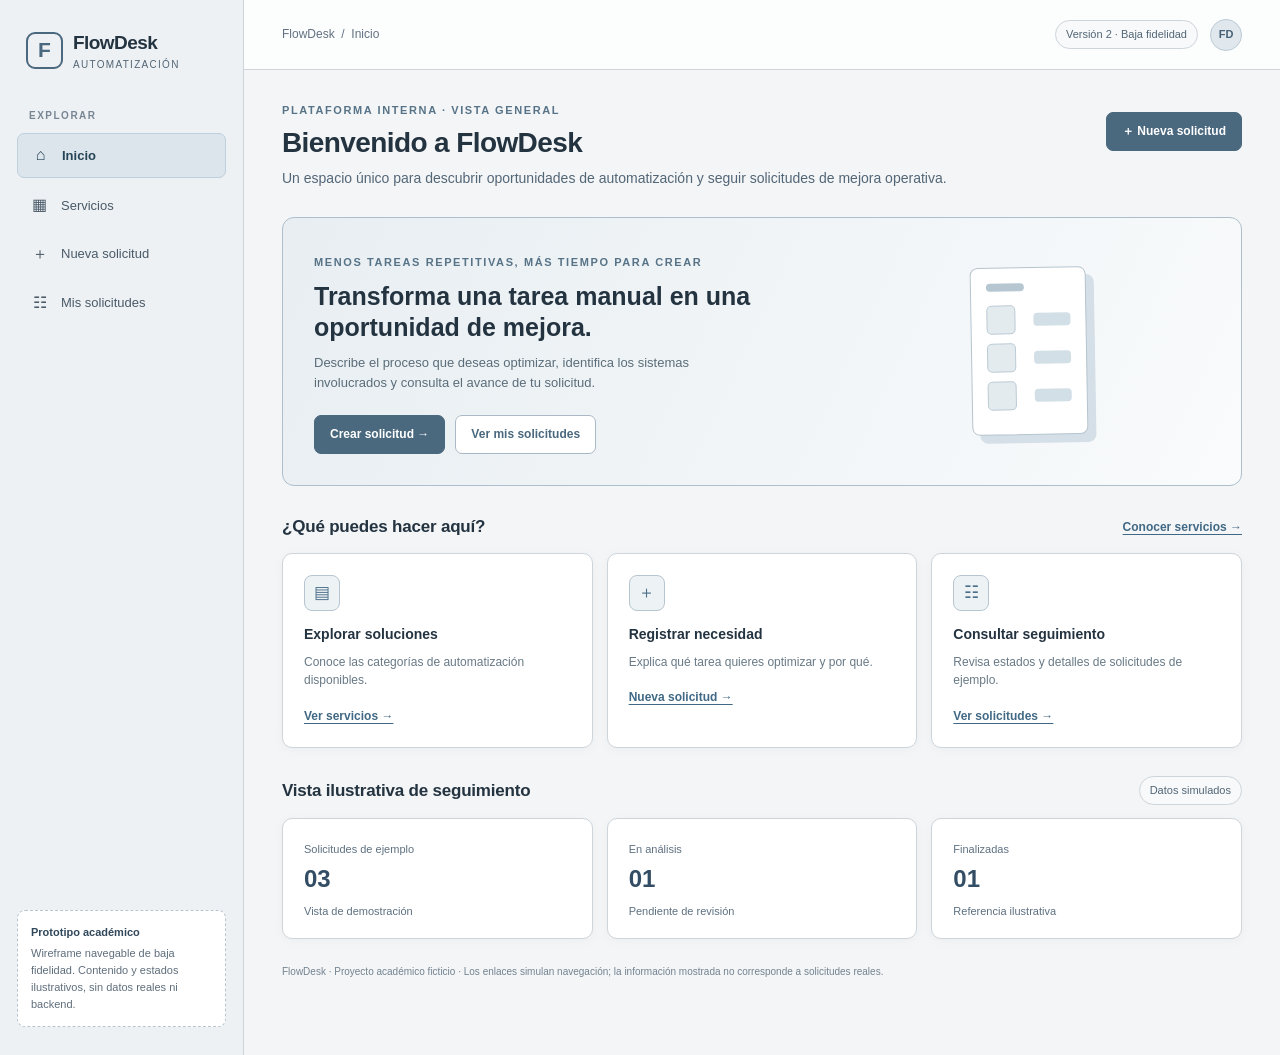
<file: index.html>
<!doctype html><html lang="es"><head><meta charset="utf-8"><meta name="viewport" content="width=device-width, initial-scale=1"><title>Inicio · FlowDesk</title><meta name="description" content="FlowDesk: prototipo académico de baja fidelidad para solicitudes de automatización."><link rel="stylesheet" href="assets/styles.css"></head><body>
<a class="skip" href="#contenido">Saltar al contenido</a><div class="shell"><aside class="side" aria-label="Barra lateral"><a class="brand" href="index.html" aria-label="FlowDesk, ir al inicio"><span class="logo" aria-hidden="true">F</span><span><strong>FlowDesk</strong><small>Automatización</small></span></a><div><p class="side-label">Explorar</p><nav class="nav" aria-label="Navegación principal"><a class="active" href="index.html" aria-current=page><span class="sym" aria-hidden="true">⌂</span>Inicio</a>
<a class="" href="servicios.html" ><span class="sym" aria-hidden="true">▦</span>Servicios</a>
<a class="" href="nueva-solicitud.html" ><span class="sym" aria-hidden="true">＋</span>Nueva solicitud</a>
<a class="" href="mis-solicitudes.html" ><span class="sym" aria-hidden="true">☷</span>Mis solicitudes</a></nav></div><div class="side-foot"><strong>Prototipo académico</strong>Wireframe navegable de baja fidelidad. Contenido y estados ilustrativos, sin datos reales ni backend.</div></aside><div class="main-wrap"><header class="top"><div class="crumb">FlowDesk &nbsp;/&nbsp; Inicio</div><div class="top-right"><span class="chip">Versión 2 · Baja fidelidad</span><span class="avatar" aria-label="Usuario de ejemplo">FD</span></div></header><main class="content" id="contenido"><div class="headline"><div><div class="eyebrow">Plataforma interna · Vista general</div><h1 class="title">Bienvenido a FlowDesk</h1><p class="lede">Un espacio único para descubrir oportunidades de automatización y seguir solicitudes de mejora operativa.</p></div><div class="head-right"><a class="button " href="nueva-solicitud.html">＋ Nueva solicitud</a></div></div>
<section class="hero"><div><span class="eyebrow">Menos tareas repetitivas, más tiempo para crear</span><h2>Transforma una tarea manual en una oportunidad de mejora.</h2><p>Describe el proceso que deseas optimizar, identifica los sistemas involucrados y consulta el avance de tu solicitud.</p><div class="actions"><a class="button " href="nueva-solicitud.html">Crear solicitud →</a><a class="button light " href="mis-solicitudes.html">Ver mis solicitudes</a></div></div><div class="hero-figure" aria-hidden="true"><div class="fake-title"></div><div class="fake-row"><div class="fake-square"></div><div class="fake-line"></div><div class="fake-pill"></div></div><div class="fake-row"><div class="fake-square"></div><div class="fake-line"></div><div class="fake-pill"></div></div><div class="fake-row"><div class="fake-square"></div><div class="fake-line short"></div><div class="fake-pill"></div></div></div></section>
<div class="section"><h2>¿Qué puedes hacer aquí?</h2><a href="servicios.html">Conocer servicios →</a></div><section class="cards3" aria-label="Acciones principales"><article class="panel card"><span class="tile-icon" aria-hidden="true">▤</span><h3>Explorar soluciones</h3><p>Conoce las categorías de automatización disponibles.</p><a class="link" href="servicios.html">Ver servicios →</a></article><article class="panel card"><span class="tile-icon" aria-hidden="true">＋</span><h3>Registrar necesidad</h3><p>Explica qué tarea quieres optimizar y por qué.</p><a class="link" href="nueva-solicitud.html">Nueva solicitud →</a></article><article class="panel card"><span class="tile-icon" aria-hidden="true">☷</span><h3>Consultar seguimiento</h3><p>Revisa estados y detalles de solicitudes de ejemplo.</p><a class="link" href="mis-solicitudes.html">Ver solicitudes →</a></article></section>
<div class="section"><h2>Vista ilustrativa de seguimiento</h2><span class="chip">Datos simulados</span></div><section class="stats" aria-label="Indicadores de ejemplo"><div class="panel stat"><span>Solicitudes de ejemplo</span><strong>03</strong><span>Vista de demostración</span></div><div class="panel stat"><span>En análisis</span><strong>01</strong><span>Pendiente de revisión</span></div><div class="panel stat"><span>Finalizadas</span><strong>01</strong><span>Referencia ilustrativa</span></div></section><p class="footer-note">FlowDesk · Proyecto académico ficticio · Los enlaces simulan navegación; la información mostrada no corresponde a solicitudes reales.</p></main></div></div></body></html>
</file>
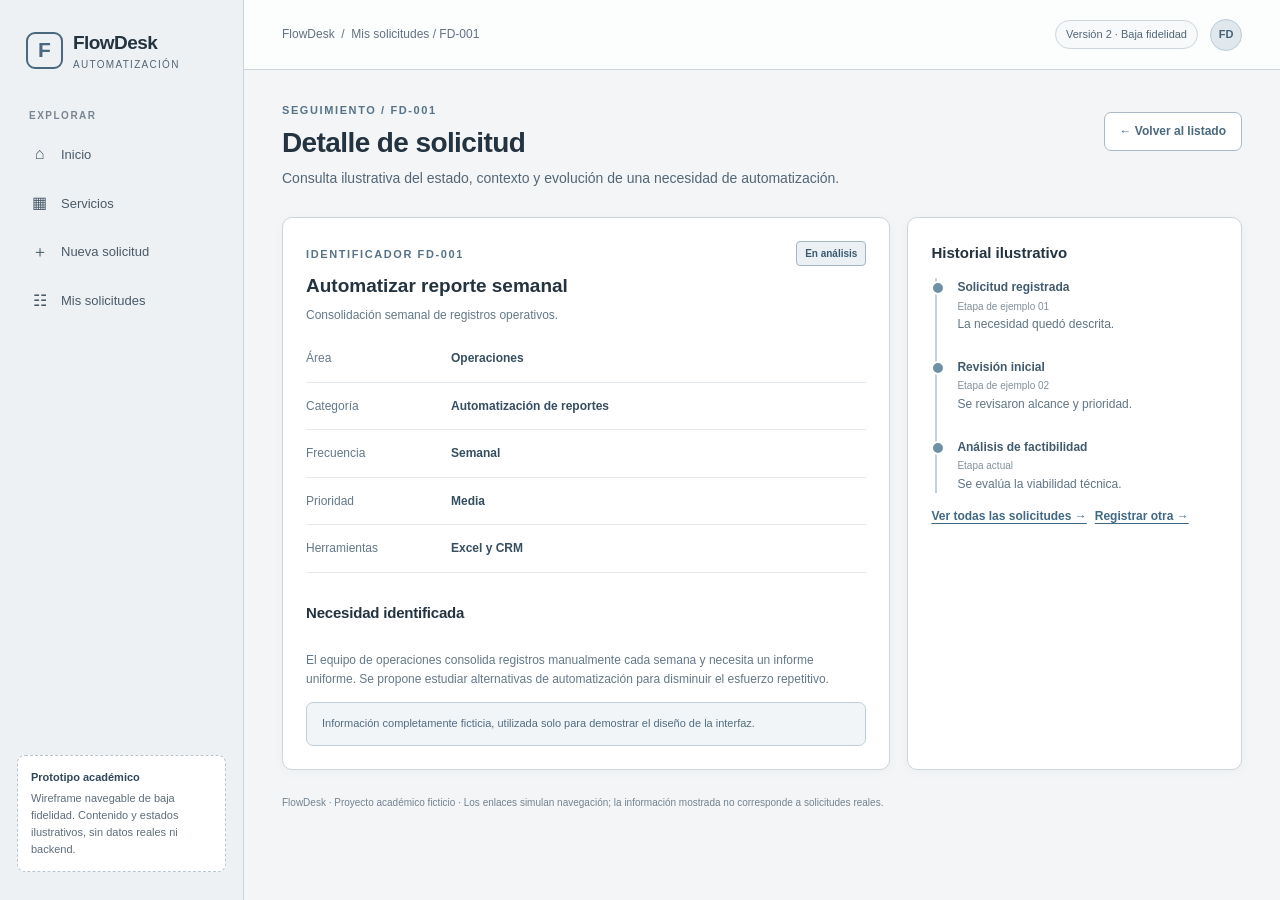
<file: detalle-solicitud.html>
<!doctype html><html lang="es"><head><meta charset="utf-8"><meta name="viewport" content="width=device-width, initial-scale=1"><title>Detalle de solicitud · FlowDesk</title><meta name="description" content="FlowDesk: prototipo académico de baja fidelidad para solicitudes de automatización."><link rel="stylesheet" href="assets/styles.css"></head><body>
<a class="skip" href="#contenido">Saltar al contenido</a><div class="shell"><aside class="side" aria-label="Barra lateral"><a class="brand" href="index.html" aria-label="FlowDesk, ir al inicio"><span class="logo" aria-hidden="true">F</span><span><strong>FlowDesk</strong><small>Automatización</small></span></a><div><p class="side-label">Explorar</p><nav class="nav" aria-label="Navegación principal"><a class="" href="index.html" ><span class="sym" aria-hidden="true">⌂</span>Inicio</a>
<a class="" href="servicios.html" ><span class="sym" aria-hidden="true">▦</span>Servicios</a>
<a class="" href="nueva-solicitud.html" ><span class="sym" aria-hidden="true">＋</span>Nueva solicitud</a>
<a class="" href="mis-solicitudes.html" ><span class="sym" aria-hidden="true">☷</span>Mis solicitudes</a></nav></div><div class="side-foot"><strong>Prototipo académico</strong>Wireframe navegable de baja fidelidad. Contenido y estados ilustrativos, sin datos reales ni backend.</div></aside><div class="main-wrap"><header class="top"><div class="crumb">FlowDesk &nbsp;/&nbsp; Mis solicitudes / FD-001</div><div class="top-right"><span class="chip">Versión 2 · Baja fidelidad</span><span class="avatar" aria-label="Usuario de ejemplo">FD</span></div></header><main class="content" id="contenido"><div class="headline"><div><div class="eyebrow">Seguimiento / FD-001</div><h1 class="title">Detalle de solicitud</h1><p class="lede">Consulta ilustrativa del estado, contexto y evolución de una necesidad de automatización.</p></div><div class="head-right"><a class="button light " href="mis-solicitudes.html">← Volver al listado</a></div></div><div class="layout2"><section class="panel block"><div style="display:flex;align-items:start;justify-content:space-between;gap:15px"><div><span class="eyebrow">Identificador FD-001</span><h2 style="font-size:19px;margin:7px 0 6px">Automatizar reporte semanal</h2><p>Consolidación semanal de registros operativos.</p></div><span class="status">En análisis</span></div><dl class="summary-list"><dt>Área</dt><dd>Operaciones</dd><dt>Categoría</dt><dd>Automatización de reportes</dd><dt>Frecuencia</dt><dd>Semanal</dd><dt>Prioridad</dt><dd>Media</dd><dt>Herramientas</dt><dd>Excel y CRM</dd></dl><div class="section"><h2>Necesidad identificada</h2></div><p>El equipo de operaciones consolida registros manualmente cada semana y necesita un informe uniforme. Se propone estudiar alternativas de automatización para disminuir el esfuerzo repetitivo.</p><div class="notice">Información completamente ficticia, utilizada solo para demostrar el diseño de la interfaz.</div></section><aside class="panel block"><h2>Historial ilustrativo</h2><ol class="timeline"><li><b>Solicitud registrada</b><small>Etapa de ejemplo 01</small><div>La necesidad quedó descrita.</div></li><li><b>Revisión inicial</b><small>Etapa de ejemplo 02</small><div>Se revisaron alcance y prioridad.</div></li><li><b>Análisis de factibilidad</b><small>Etapa actual</small><div>Se evalúa la viabilidad técnica.</div></li></ol><div class="route-links"><a class="link" href="mis-solicitudes.html">Ver todas las solicitudes →</a><a class="link" href="nueva-solicitud.html">Registrar otra →</a></div></aside></div><p class="footer-note">FlowDesk · Proyecto académico ficticio · Los enlaces simulan navegación; la información mostrada no corresponde a solicitudes reales.</p></main></div></div></body></html>
</file>
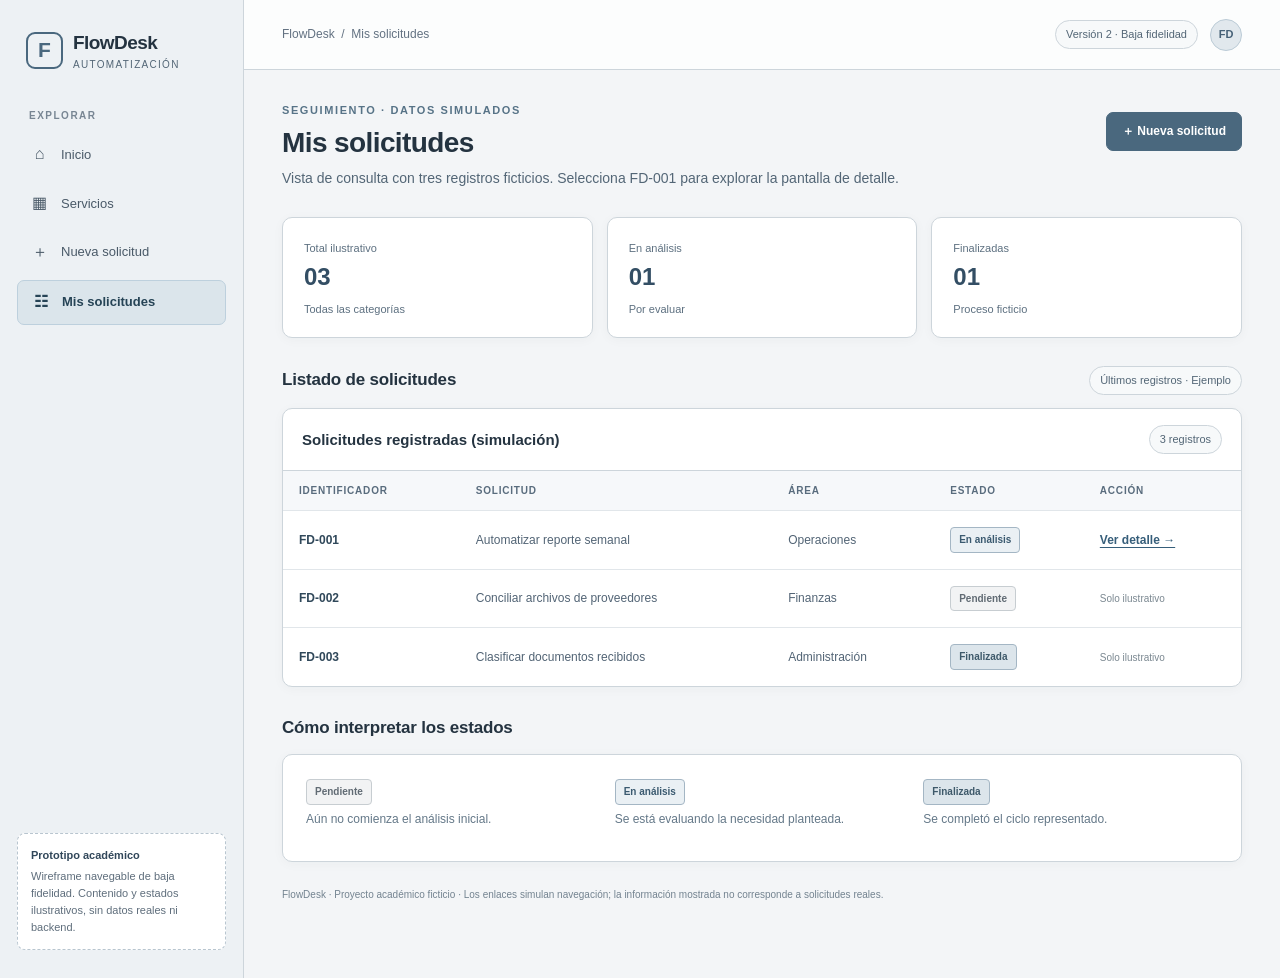
<file: mis-solicitudes.html>
<!doctype html><html lang="es"><head><meta charset="utf-8"><meta name="viewport" content="width=device-width, initial-scale=1"><title>Mis solicitudes · FlowDesk</title><meta name="description" content="FlowDesk: prototipo académico de baja fidelidad para solicitudes de automatización."><link rel="stylesheet" href="assets/styles.css"></head><body>
<a class="skip" href="#contenido">Saltar al contenido</a><div class="shell"><aside class="side" aria-label="Barra lateral"><a class="brand" href="index.html" aria-label="FlowDesk, ir al inicio"><span class="logo" aria-hidden="true">F</span><span><strong>FlowDesk</strong><small>Automatización</small></span></a><div><p class="side-label">Explorar</p><nav class="nav" aria-label="Navegación principal"><a class="" href="index.html" ><span class="sym" aria-hidden="true">⌂</span>Inicio</a>
<a class="" href="servicios.html" ><span class="sym" aria-hidden="true">▦</span>Servicios</a>
<a class="" href="nueva-solicitud.html" ><span class="sym" aria-hidden="true">＋</span>Nueva solicitud</a>
<a class="active" href="mis-solicitudes.html" aria-current=page><span class="sym" aria-hidden="true">☷</span>Mis solicitudes</a></nav></div><div class="side-foot"><strong>Prototipo académico</strong>Wireframe navegable de baja fidelidad. Contenido y estados ilustrativos, sin datos reales ni backend.</div></aside><div class="main-wrap"><header class="top"><div class="crumb">FlowDesk &nbsp;/&nbsp; Mis solicitudes</div><div class="top-right"><span class="chip">Versión 2 · Baja fidelidad</span><span class="avatar" aria-label="Usuario de ejemplo">FD</span></div></header><main class="content" id="contenido"><div class="headline"><div><div class="eyebrow">Seguimiento · Datos simulados</div><h1 class="title">Mis solicitudes</h1><p class="lede">Vista de consulta con tres registros ficticios. Selecciona FD-001 para explorar la pantalla de detalle.</p></div><div class="head-right"><a class="button " href="nueva-solicitud.html">＋ Nueva solicitud</a></div></div><section class="stats" aria-label="Indicadores de ejemplo"><div class="panel stat"><span>Total ilustrativo</span><strong>03</strong><span>Todas las categorías</span></div><div class="panel stat"><span>En análisis</span><strong>01</strong><span>Por evaluar</span></div><div class="panel stat"><span>Finalizadas</span><strong>01</strong><span>Proceso ficticio</span></div></section><div class="section"><h2>Listado de solicitudes</h2><span class="chip">Últimos registros · Ejemplo</span></div><section class="panel table-panel"><div class="table-head"><h2>Solicitudes registradas (simulación)</h2><span class="chip">3 registros</span></div><table class="table"><thead><tr><th>Identificador</th><th>Solicitud</th><th>Área</th><th>Estado</th><th>Acción</th></tr></thead><tbody><tr><td><strong>FD-001</strong></td><td>Automatizar reporte semanal</td><td>Operaciones</td><td><span class="status">En análisis</span></td><td><a href="detalle-solicitud.html">Ver detalle →</a></td></tr><tr><td><strong>FD-002</strong></td><td>Conciliar archivos de proveedores</td><td>Finanzas</td><td><span class="status gray">Pendiente</span></td><td><span class="help">Solo ilustrativo</span></td></tr><tr><td><strong>FD-003</strong></td><td>Clasificar documentos recibidos</td><td>Administración</td><td><span class="status dark">Finalizada</span></td><td><span class="help">Solo ilustrativo</span></td></tr></tbody></table></section><div class="section"><h2>Cómo interpretar los estados</h2></div><div class="panel block"><div class="cards3"><div><span class="status gray">Pendiente</span><p>Aún no comienza el análisis inicial.</p></div><div><span class="status">En análisis</span><p>Se está evaluando la necesidad planteada.</p></div><div><span class="status dark">Finalizada</span><p>Se completó el ciclo representado.</p></div></div></div><p class="footer-note">FlowDesk · Proyecto académico ficticio · Los enlaces simulan navegación; la información mostrada no corresponde a solicitudes reales.</p></main></div></div></body></html>
</file>
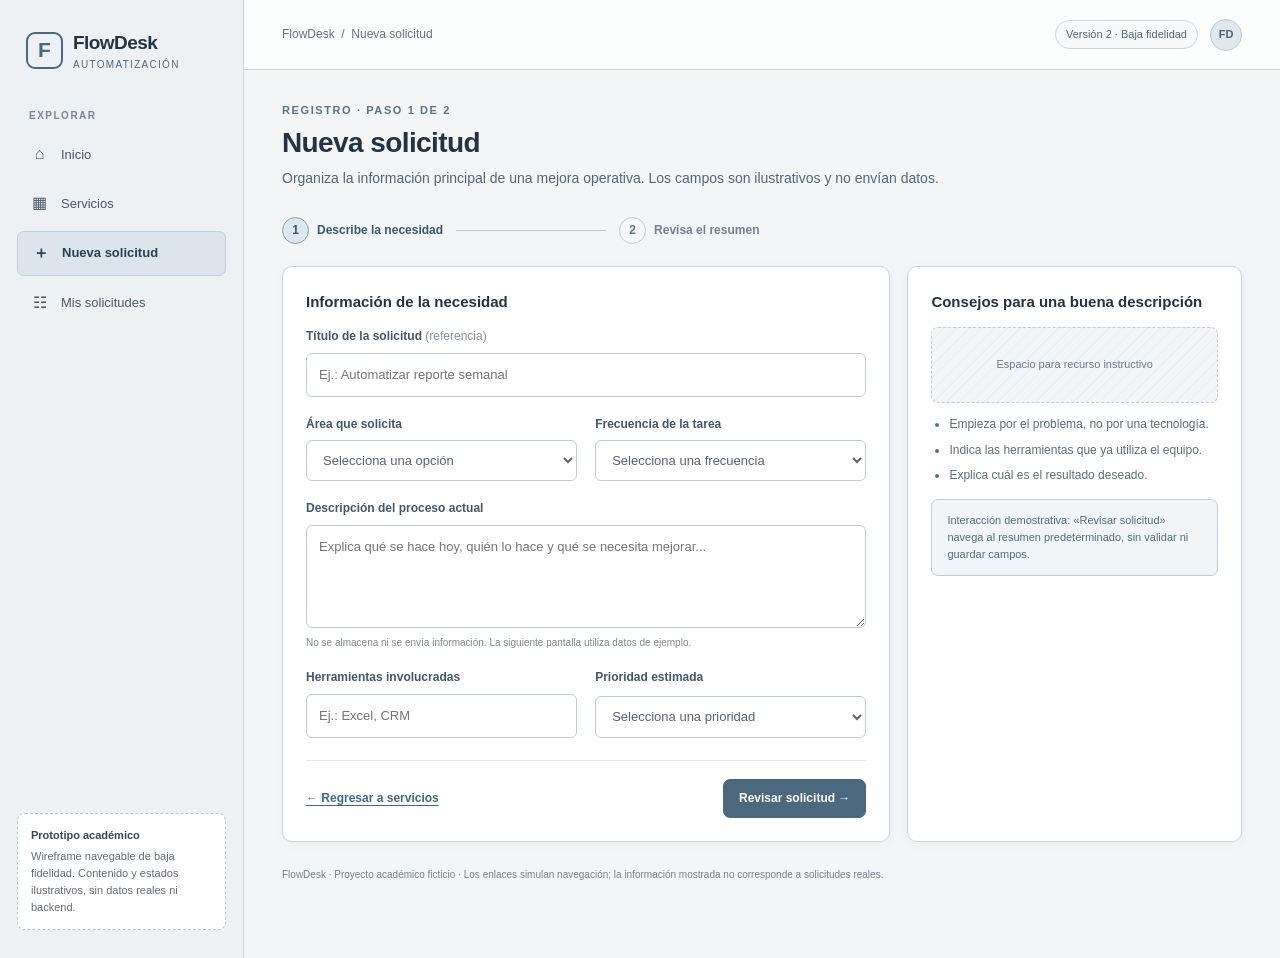
<file: nueva-solicitud.html>
<!doctype html><html lang="es"><head><meta charset="utf-8"><meta name="viewport" content="width=device-width, initial-scale=1"><title>Nueva solicitud · FlowDesk</title><meta name="description" content="FlowDesk: prototipo académico de baja fidelidad para solicitudes de automatización."><link rel="stylesheet" href="assets/styles.css"></head><body>
<a class="skip" href="#contenido">Saltar al contenido</a><div class="shell"><aside class="side" aria-label="Barra lateral"><a class="brand" href="index.html" aria-label="FlowDesk, ir al inicio"><span class="logo" aria-hidden="true">F</span><span><strong>FlowDesk</strong><small>Automatización</small></span></a><div><p class="side-label">Explorar</p><nav class="nav" aria-label="Navegación principal"><a class="" href="index.html" ><span class="sym" aria-hidden="true">⌂</span>Inicio</a>
<a class="" href="servicios.html" ><span class="sym" aria-hidden="true">▦</span>Servicios</a>
<a class="active" href="nueva-solicitud.html" aria-current=page><span class="sym" aria-hidden="true">＋</span>Nueva solicitud</a>
<a class="" href="mis-solicitudes.html" ><span class="sym" aria-hidden="true">☷</span>Mis solicitudes</a></nav></div><div class="side-foot"><strong>Prototipo académico</strong>Wireframe navegable de baja fidelidad. Contenido y estados ilustrativos, sin datos reales ni backend.</div></aside><div class="main-wrap"><header class="top"><div class="crumb">FlowDesk &nbsp;/&nbsp; Nueva solicitud</div><div class="top-right"><span class="chip">Versión 2 · Baja fidelidad</span><span class="avatar" aria-label="Usuario de ejemplo">FD</span></div></header><main class="content" id="contenido"><div class="headline"><div><div class="eyebrow">Registro · Paso 1 de 2</div><h1 class="title">Nueva solicitud</h1><p class="lede">Organiza la información principal de una mejora operativa. Los campos son ilustrativos y no envían datos.</p></div></div><div class="stepper" aria-label="Etapas de registro"><span class="step active"><b>1</b> Describe la necesidad</span><span class="connector"></span><span class="step"><b>2</b> Revisa el resumen</span></div><div class="layout2"><section class="panel block"><h2>Información de la necesidad</h2><div class="form-grid"><div class="field full"><label for="asunto">Título de la solicitud <em>(referencia)</em></label><input id="asunto" placeholder="Ej.: Automatizar reporte semanal"></div><div class="field"><label for="area">Área que solicita</label><select id="area"><option>Selecciona una opción</option><option>Operaciones</option><option>Finanzas</option><option>Servicio al cliente</option></select></div><div class="field"><label for="frecuencia">Frecuencia de la tarea</label><select id="frecuencia"><option>Selecciona una frecuencia</option><option>Diaria</option><option>Semanal</option><option>Mensual</option></select></div><div class="field full"><label for="descripcion">Descripción del proceso actual</label><textarea id="descripcion" placeholder="Explica qué se hace hoy, quién lo hace y qué se necesita mejorar..."></textarea><span class="help">No se almacena ni se envía información. La siguiente pantalla utiliza datos de ejemplo.</span></div><div class="field"><label for="sistemas">Herramientas involucradas</label><input id="sistemas" placeholder="Ej.: Excel, CRM"></div><div class="field"><label for="prioridad">Prioridad estimada</label><select id="prioridad"><option>Selecciona una prioridad</option><option>Baja</option><option>Media</option><option>Alta</option></select></div></div><div class="foot-actions"><a class="link" href="servicios.html">← Regresar a servicios</a><a class="button " href="resumen.html">Revisar solicitud →</a></div></section><aside class="panel block"><h2>Consejos para una buena descripción</h2><div class="empty-art">Espacio para recurso instructivo</div><ul class="bullets"><li>Empieza por el problema, no por una tecnología.</li><li>Indica las herramientas que ya utiliza el equipo.</li><li>Explica cuál es el resultado deseado.</li></ul><div class="notice">Interacción demostrativa: «Revisar solicitud» navega al resumen predeterminado, sin validar ni guardar campos.</div></aside></div><p class="footer-note">FlowDesk · Proyecto académico ficticio · Los enlaces simulan navegación; la información mostrada no corresponde a solicitudes reales.</p></main></div></div></body></html>
</file>
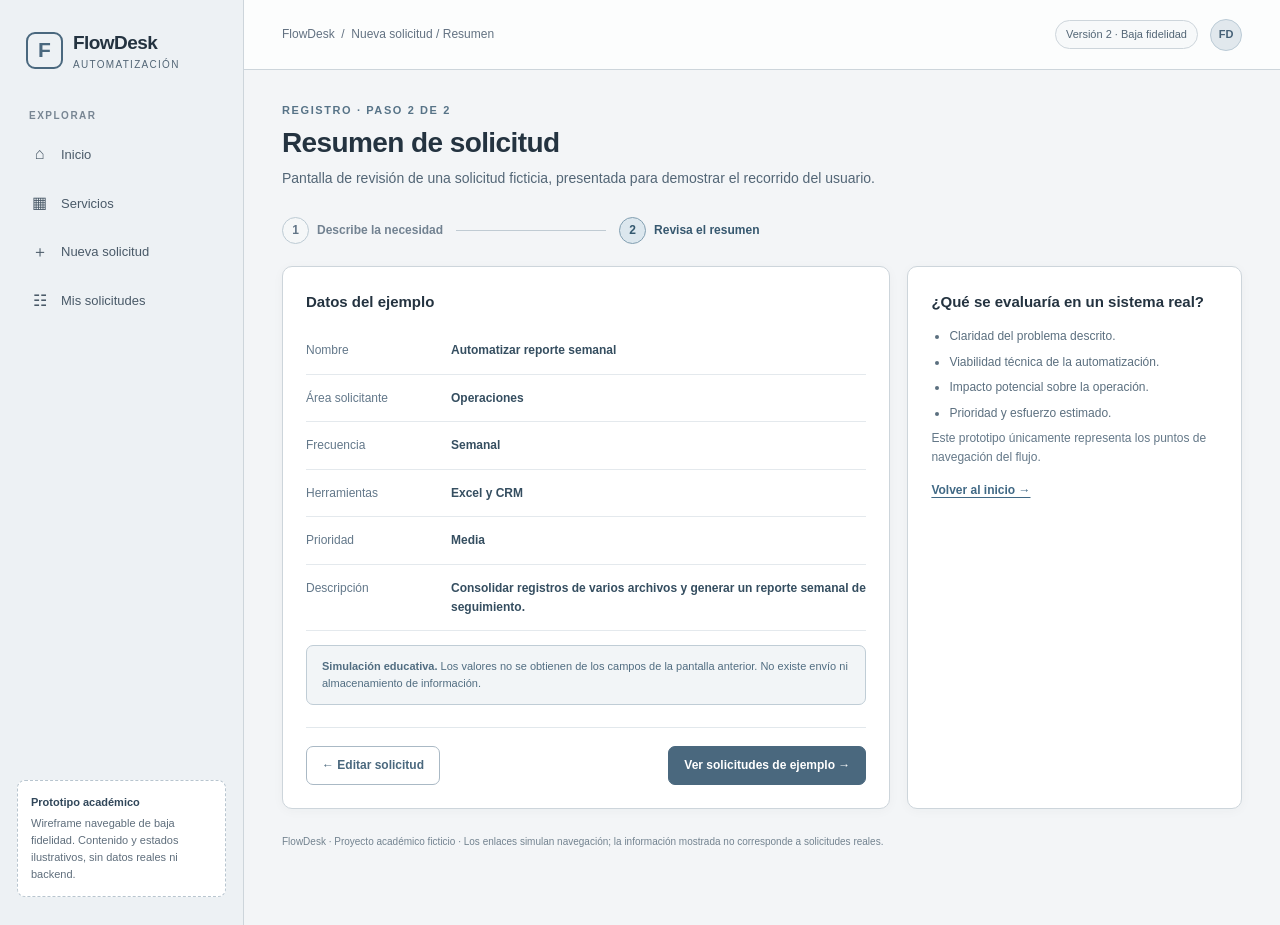
<file: resumen.html>
<!doctype html><html lang="es"><head><meta charset="utf-8"><meta name="viewport" content="width=device-width, initial-scale=1"><title>Resumen · FlowDesk</title><meta name="description" content="FlowDesk: prototipo académico de baja fidelidad para solicitudes de automatización."><link rel="stylesheet" href="assets/styles.css"></head><body>
<a class="skip" href="#contenido">Saltar al contenido</a><div class="shell"><aside class="side" aria-label="Barra lateral"><a class="brand" href="index.html" aria-label="FlowDesk, ir al inicio"><span class="logo" aria-hidden="true">F</span><span><strong>FlowDesk</strong><small>Automatización</small></span></a><div><p class="side-label">Explorar</p><nav class="nav" aria-label="Navegación principal"><a class="" href="index.html" ><span class="sym" aria-hidden="true">⌂</span>Inicio</a>
<a class="" href="servicios.html" ><span class="sym" aria-hidden="true">▦</span>Servicios</a>
<a class="" href="nueva-solicitud.html" ><span class="sym" aria-hidden="true">＋</span>Nueva solicitud</a>
<a class="" href="mis-solicitudes.html" ><span class="sym" aria-hidden="true">☷</span>Mis solicitudes</a></nav></div><div class="side-foot"><strong>Prototipo académico</strong>Wireframe navegable de baja fidelidad. Contenido y estados ilustrativos, sin datos reales ni backend.</div></aside><div class="main-wrap"><header class="top"><div class="crumb">FlowDesk &nbsp;/&nbsp; Nueva solicitud / Resumen</div><div class="top-right"><span class="chip">Versión 2 · Baja fidelidad</span><span class="avatar" aria-label="Usuario de ejemplo">FD</span></div></header><main class="content" id="contenido"><div class="headline"><div><div class="eyebrow">Registro · Paso 2 de 2</div><h1 class="title">Resumen de solicitud</h1><p class="lede">Pantalla de revisión de una solicitud ficticia, presentada para demostrar el recorrido del usuario.</p></div></div><div class="stepper"><span class="step"><b>1</b> Describe la necesidad</span><span class="connector"></span><span class="step active"><b>2</b> Revisa el resumen</span></div><div class="layout2"><section class="panel block"><h2>Datos del ejemplo</h2><dl class="summary-list"><dt>Nombre</dt><dd>Automatizar reporte semanal</dd><dt>Área solicitante</dt><dd>Operaciones</dd><dt>Frecuencia</dt><dd>Semanal</dd><dt>Herramientas</dt><dd>Excel y CRM</dd><dt>Prioridad</dt><dd>Media</dd><dt>Descripción</dt><dd>Consolidar registros de varios archivos y generar un reporte semanal de seguimiento.</dd></dl><div class="notice"><strong>Simulación educativa.</strong> Los valores no se obtienen de los campos de la pantalla anterior. No existe envío ni almacenamiento de información.</div><div class="foot-actions"><a class="button light " href="nueva-solicitud.html">← Editar solicitud</a><a class="button " href="mis-solicitudes.html">Ver solicitudes de ejemplo →</a></div></section><aside class="panel block"><h2>¿Qué se evaluaría en un sistema real?</h2><ul class="bullets"><li>Claridad del problema descrito.</li><li>Viabilidad técnica de la automatización.</li><li>Impacto potencial sobre la operación.</li><li>Prioridad y esfuerzo estimado.</li></ul><p>Este prototipo únicamente representa los puntos de navegación del flujo.</p><a class="link" href="index.html">Volver al inicio →</a></aside></div><p class="footer-note">FlowDesk · Proyecto académico ficticio · Los enlaces simulan navegación; la información mostrada no corresponde a solicitudes reales.</p></main></div></div></body></html>
</file>
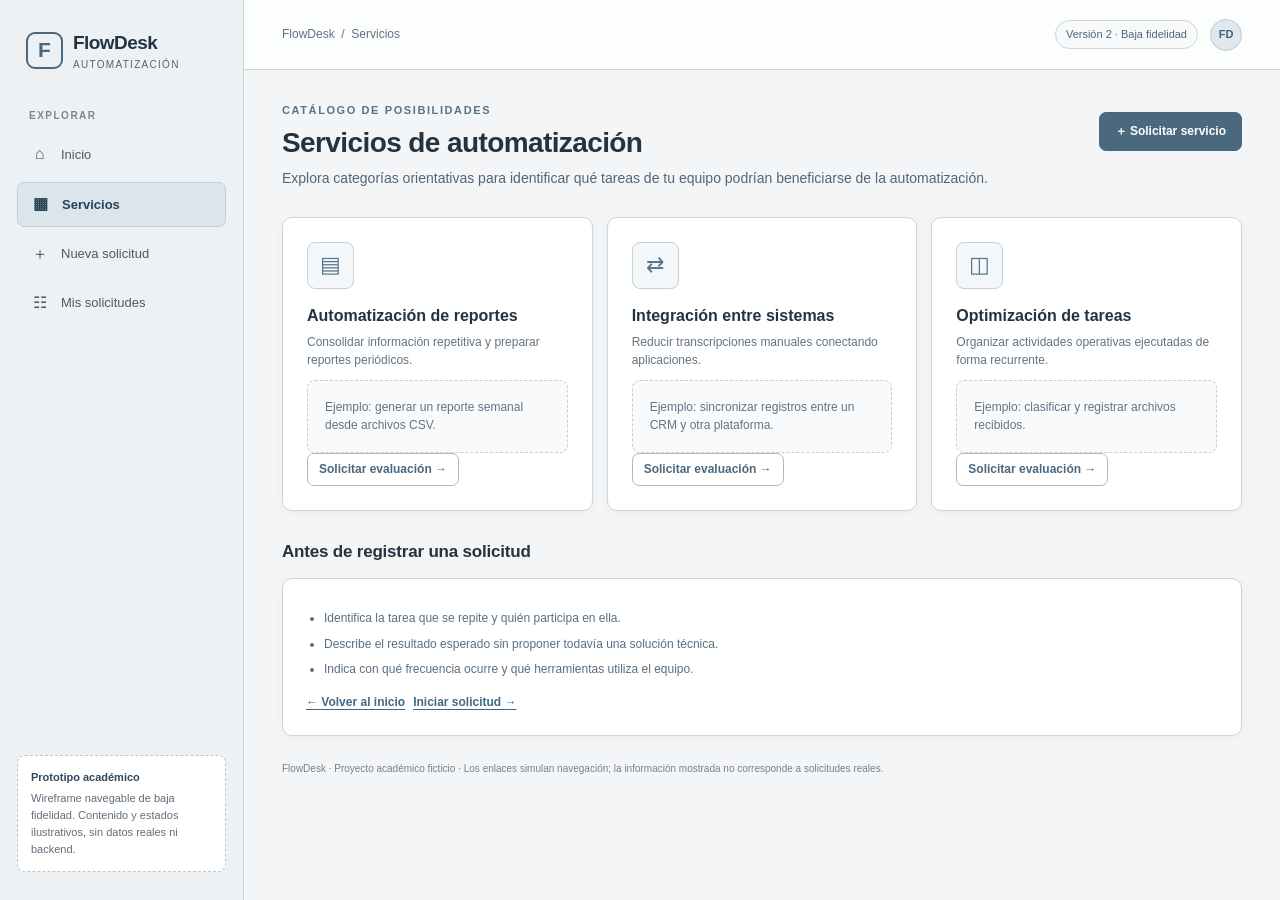
<file: servicios.html>
<!doctype html><html lang="es"><head><meta charset="utf-8"><meta name="viewport" content="width=device-width, initial-scale=1"><title>Servicios · FlowDesk</title><meta name="description" content="FlowDesk: prototipo académico de baja fidelidad para solicitudes de automatización."><link rel="stylesheet" href="assets/styles.css"></head><body>
<a class="skip" href="#contenido">Saltar al contenido</a><div class="shell"><aside class="side" aria-label="Barra lateral"><a class="brand" href="index.html" aria-label="FlowDesk, ir al inicio"><span class="logo" aria-hidden="true">F</span><span><strong>FlowDesk</strong><small>Automatización</small></span></a><div><p class="side-label">Explorar</p><nav class="nav" aria-label="Navegación principal"><a class="" href="index.html" ><span class="sym" aria-hidden="true">⌂</span>Inicio</a>
<a class="active" href="servicios.html" aria-current=page><span class="sym" aria-hidden="true">▦</span>Servicios</a>
<a class="" href="nueva-solicitud.html" ><span class="sym" aria-hidden="true">＋</span>Nueva solicitud</a>
<a class="" href="mis-solicitudes.html" ><span class="sym" aria-hidden="true">☷</span>Mis solicitudes</a></nav></div><div class="side-foot"><strong>Prototipo académico</strong>Wireframe navegable de baja fidelidad. Contenido y estados ilustrativos, sin datos reales ni backend.</div></aside><div class="main-wrap"><header class="top"><div class="crumb">FlowDesk &nbsp;/&nbsp; Servicios</div><div class="top-right"><span class="chip">Versión 2 · Baja fidelidad</span><span class="avatar" aria-label="Usuario de ejemplo">FD</span></div></header><main class="content" id="contenido"><div class="headline"><div><div class="eyebrow">Catálogo de posibilidades</div><h1 class="title">Servicios de automatización</h1><p class="lede">Explora categorías orientativas para identificar qué tareas de tu equipo podrían beneficiarse de la automatización.</p></div><div class="head-right"><a class="button " href="nueva-solicitud.html">＋ Solicitar servicio</a></div></div><section class="cards3" aria-label="Categorías de servicios"><article class="panel service-card"><div class="service-icon" aria-hidden="true">▤</div><h3>Automatización de reportes</h3><p>Consolidar información repetitiva y preparar reportes periódicos.</p><div class="muted-box">Ejemplo: generar un reporte semanal desde archivos CSV.</div><a class="button light small" href="nueva-solicitud.html">Solicitar evaluación →</a></article><article class="panel service-card"><div class="service-icon" aria-hidden="true">⇄</div><h3>Integración entre sistemas</h3><p>Reducir transcripciones manuales conectando aplicaciones.</p><div class="muted-box">Ejemplo: sincronizar registros entre un CRM y otra plataforma.</div><a class="button light small" href="nueva-solicitud.html">Solicitar evaluación →</a></article><article class="panel service-card"><div class="service-icon" aria-hidden="true">◫</div><h3>Optimización de tareas</h3><p>Organizar actividades operativas ejecutadas de forma recurrente.</p><div class="muted-box">Ejemplo: clasificar y registrar archivos recibidos.</div><a class="button light small" href="nueva-solicitud.html">Solicitar evaluación →</a></article></section><div class="section"><h2>Antes de registrar una solicitud</h2></div><section class="panel block"><ul class="bullets"><li>Identifica la tarea que se repite y quién participa en ella.</li><li>Describe el resultado esperado sin proponer todavía una solución técnica.</li><li>Indica con qué frecuencia ocurre y qué herramientas utiliza el equipo.</li></ul><div class="route-links"><a class="link" href="index.html">← Volver al inicio</a><a class="link" href="nueva-solicitud.html">Iniciar solicitud →</a></div></section><p class="footer-note">FlowDesk · Proyecto académico ficticio · Los enlaces simulan navegación; la información mostrada no corresponde a solicitudes reales.</p></main></div></div></body></html>
</file>
<file: assets/styles.css>
/* FlowDesk - Prototipo académico de baja fidelidad, versión 2.0 */
:root { --bg:#f3f5f7; --paper:#fff; --ink:#243340; --sub:#536676; --muted:#6a7986; --line:#cdd5db; --accent:#4a687e; --accent-soft:#e8eef2; --soft:#f7f9fa; --radius:10px; --shadow:0 2px 12px rgba(30,44,58,.035);}
*{box-sizing:border-box}html{scroll-behavior:smooth}body{margin:0;background:var(--bg);color:var(--ink);font:15px/1.55 Arial,Helvetica,sans-serif}a{color:inherit;text-decoration:none}button,input,select,textarea{font:inherit}a:focus-visible,button:focus-visible,input:focus-visible,select:focus-visible,textarea:focus-visible{outline:3px solid #2d7092;outline-offset:3px}.skip{position:absolute;left:-999px;top:0;background:#fff;padding:8px 14px;z-index:50}.skip:focus{left:8px}
.shell{display:grid;grid-template-columns:244px minmax(0,1fr);min-height:100vh}.side{background:#edf1f4;border-right:1px solid var(--line);padding:28px 17px;display:flex;flex-direction:column;gap:35px}.brand{display:flex;align-items:center;gap:10px;padding:0 9px}.logo{width:37px;height:37px;border:2px solid var(--accent);border-radius:9px;display:grid;place-items:center;font-size:21px;font-weight:800;color:var(--accent)}.brand strong{font-size:19px;letter-spacing:-.55px}.brand small{display:block;font-size:10px;letter-spacing:1.3px;text-transform:uppercase;color:var(--sub)}.side-label{font-size:10px;text-transform:uppercase;letter-spacing:1.5px;font-weight:700;color:#788693;margin:0 12px 10px}.nav{display:grid;gap:6px}.nav a{min-height:42px;display:flex;align-items:center;gap:11px;border-radius:7px;padding:9px 12px;color:#4a5a68;font-size:13px}.nav a.active{background:#dbe5eb;color:#264456;font-weight:700;border:1px solid #bdd0dd}.nav a:hover{background:#e2e9ed}.nav .sym{width:21px;text-align:center;font-size:16px}.side-foot{margin-top:auto;padding:13px;background:#fff;border:1px dashed #b8c5cf;border-radius:8px;font-size:11px;color:#5f6e7c}.side-foot strong{display:block;margin-bottom:4px;color:#31475a}.main-wrap{min-width:0}.top{height:70px;border-bottom:1px solid var(--line);background:rgba(255,255,255,.8);display:flex;align-items:center;justify-content:space-between;padding:0 38px;gap:20px}.crumb{font-size:12px;color:#637282}.top-right{display:flex;gap:12px;align-items:center}.chip{border:1px solid var(--line);background:var(--soft);font-size:11px;padding:5px 10px;border-radius:99px;color:#536676}.avatar{width:32px;height:32px;border-radius:50%;display:grid;place-items:center;background:#e1e8ed;border:1px solid #bbcbd6;font-size:11px;font-weight:700;color:#466177}.content{max-width:1240px;margin:0 auto;padding:32px 38px 65px}.eyebrow{font-size:11px;color:#577387;letter-spacing:1.6px;text-transform:uppercase;font-weight:700}.title{font-size:28px;line-height:1.18;letter-spacing:-.6px;margin:7px 0 9px}.lede{color:var(--sub);max-width:750px;font-size:14px;margin:0}.headline{display:flex;align-items:start;justify-content:space-between;gap:20px;margin-bottom:27px}.headline .head-right{padding-top:10px}.button{display:inline-flex;justify-content:center;align-items:center;gap:8px;border:1px solid var(--accent);background:var(--accent);color:#fff;min-height:39px;padding:8px 15px;border-radius:7px;font-weight:700;font-size:12px;cursor:pointer;white-space:nowrap}.button:hover{background:#344f63}.button.light{background:#fff;color:var(--accent);border-color:#aab9c5}.button.light:hover{background:#edf2f5}.button.flat{background:transparent;color:var(--accent);border-color:transparent}.button.small{min-height:33px;padding:6px 11px}.actions{display:flex;gap:10px;flex-wrap:wrap}.panel{background:var(--paper);border:1px solid var(--line);border-radius:var(--radius);box-shadow:var(--shadow)}.section{margin:28px 0 13px;display:flex;align-items:center;justify-content:space-between;gap:10px}.section h2{font-size:17px;margin:0;letter-spacing:-.2px}.section a,.link{font-size:12px;color:#416985;font-weight:700;text-decoration:underline;text-underline-offset:3px}.hero{padding:31px;display:grid;grid-template-columns:1.4fr 1fr;gap:26px;align-items:center;border:1px solid #adbfcc;background:linear-gradient(115deg,#e8eef2,#f9fbfc);border-radius:12px}.hero h2{font-size:25px;line-height:1.25;max-width:490px;margin:9px 0}.hero p{font-size:13px;color:#5a6d79;max-width:450px;margin:0 0 22px}.hero-figure{background:#fff;border:1px solid #b6c4ce;border-radius:8px;padding:15px;transform:rotate(-1deg);max-width:315px;margin:auto;box-shadow:8px 8px 0 #d4dfe7}.fake-title{height:8px;width:45%;background:#b6c7d2;border-radius:4px;margin-bottom:14px}.fake-row{display:flex;align-items:center;gap:9px;margin:9px 0}.fake-square{height:29px;width:29px;border-radius:5px;border:1px solid #bbcad4;background:#e4ebef}.fake-line{flex:1;height:7px;border-radius:3px;background:#d5dfe5}.fake-line.short{max-width:50%}.fake-pill{width:37px;height:13px;border-radius:4px;background:#d2dfe7}.cards3{display:grid;grid-template-columns:repeat(3,minmax(0,1fr));gap:14px}.card{padding:21px;min-height:155px}.card h3{font-size:14px;margin:13px 0 7px}.card p{font-size:12px;color:#687a86;margin:0 0 13px}.tile-icon{height:36px;width:36px;border:1px solid #b6c5d0;background:#edf2f5;border-radius:8px;display:grid;place-items:center;font-size:17px;color:#4c6f89}.stats{display:grid;grid-template-columns:repeat(3,minmax(0,1fr));gap:14px}.stat{padding:17px 21px}.stat strong{display:block;font-size:24px;line-height:1.1;margin:6px 0;color:#334e64}.stat span{font-size:11px;color:#5d7080}.table-panel{overflow:auto}.table-head{padding:16px 19px;border-bottom:1px solid var(--line);display:flex;justify-content:space-between;align-items:center}.table-head h2{font-size:15px;margin:0}.table{width:100%;border-collapse:collapse;font-size:12px;min-width:600px}.table th{background:#f6f8fa;color:#596c7d;text-align:left;font-size:10px;letter-spacing:.8px;text-transform:uppercase;padding:12px 16px;font-weight:700}.table td{padding:16px;border-top:1px solid #e1e6ea;color:#526475}.table td strong{color:#30485a}.table a{text-decoration:underline;text-underline-offset:3px;font-weight:700;color:#365e7a}.status{font-size:10px;white-space:nowrap;display:inline-block;padding:4px 8px;border-radius:4px;border:1px solid #a4b6c4;background:#eaf0f4;color:#3b5a70;font-weight:700}.status.gray{background:#f2f3f4;color:#616b74;border-color:#c7cdd1}.status.dark{background:#dce5eb;color:#3e596a}.layout2{display:grid;grid-template-columns:minmax(0,1.6fr) minmax(260px,.88fr);gap:17px}.block{padding:23px}.block h2{font-size:15px;margin:0 0 14px}.block p{font-size:12px;color:#647888;margin:5px 0 10px}.bullets{margin:0;padding-left:18px;color:#5b6f7f;font-size:12px}.bullets li{margin:7px 0}.service-icon{border:1px solid #c4d1d9;width:47px;height:47px;background:#f3f7f9;border-radius:8px;display:grid;place-items:center;font-size:22px;color:#57768c}.service-card{padding:24px;display:flex;flex-direction:column;align-items:start;min-height:250px}.service-card h3{font-size:16px;margin:15px 0 4px}.service-card p{font-size:12px;color:#627483;margin:0 0 10px}.service-card .button{margin-top:auto}.muted-box{background:#f8fafb;border:1px dashed #c4cfd6;border-radius:8px;padding:17px;font-size:12px;color:#617587}.stepper{display:flex;gap:0;align-items:center;margin:15px 0 22px;max-width:600px}.step{display:flex;align-items:center;gap:8px;color:#728291;font-size:12px;font-weight:700}.step b{display:grid;place-items:center;width:27px;height:27px;border-radius:50%;background:#f5f7f8;border:1px solid #bdcbd4;color:#627587}.step.active{color:#37586f}.step.active b{background:#dce7ee;border-color:#829fb1;color:#33586f}.connector{height:1px;min-width:60px;max-width:150px;flex:1;background:#c0cbd3;margin:0 13px}.form-grid{display:grid;grid-template-columns:repeat(2,minmax(0,1fr));gap:18px}.field{display:grid;gap:7px}.field.full{grid-column:1/-1}.field label{font-size:12px;font-weight:700;color:#41586b}.field label em{color:#84919c;font-style:normal;font-weight:400}.field input,.field textarea,.field select{padding:11px 12px;width:100%;border:1px solid #bfccd6;border-radius:6px;background:#fff;color:#536577;font-size:13px;resize:vertical}.field textarea{min-height:103px}.help{color:#7b8891;font-size:10px}.foot-actions{display:flex;justify-content:space-between;align-items:center;margin-top:22px;gap:16px;border-top:1px solid #e2e8ec;padding-top:18px}.notice{background:#f2f5f7;border:1px solid #c0cdd6;color:#516d81;padding:12px 15px;border-radius:7px;font-size:11px;margin:14px 0 0}.summary-list{margin:0;display:grid;grid-template-columns:145px 1fr;gap:0}.summary-list dt,.summary-list dd{margin:0;padding:14px 0;border-bottom:1px solid #e4e9ed;font-size:12px}.summary-list dt{color:#63788a}.summary-list dd{font-weight:700;color:#354e60}.timeline{list-style:none;padding:0 0 0 4px;margin:0}.timeline li{border-left:2px solid #c2d2dc;padding:0 0 24px 20px;position:relative;color:#607484;font-size:12px}.timeline li:before{content:'';width:10px;height:10px;border-radius:50%;position:absolute;left:-6px;top:3px;background:#6e91a7;border:2px solid #fff}.timeline li:last-child{padding-bottom:0}.timeline b{display:block;color:#405b6d;font-size:12px}.timeline small{color:#82919a}.footer-note{color:#738390;font-size:10px;margin-top:25px;line-height:1.6}.empty-art{height:76px;border:1px dashed #c1cbd4;border-radius:7px;background:repeating-linear-gradient(135deg,#f3f6f8,#f3f6f8 8px,#e8eef2 8px,#e8eef2 9px);display:flex;align-items:center;justify-content:center;color:#697b8a;font-size:11px;margin:12px 0}.kbd{border:1px solid #c1cbd6;border-radius:4px;background:#fff;padding:3px 7px;font-size:11px}.route-links{display:flex;gap:8px;flex-wrap:wrap;margin-top:14px}
@media (max-width:1000px){.shell{grid-template-columns:195px minmax(0,1fr)}.content{padding:28px 22px 56px}.top{padding:0 22px}.hero{grid-template-columns:1fr}.hero-figure{display:none}.cards3{grid-template-columns:1fr 1fr}.layout2{grid-template-columns:1fr}}
@media (max-width:660px){.shell{display:block}.side{padding:14px 15px;gap:12px}.brand{padding:0 0 5px}.side-label,.side-foot{display:none}.nav{display:flex;gap:4px;flex-wrap:wrap}.nav a{padding:7px 9px;font-size:11px;min-height:35px}.nav .sym{display:none}.top{height:52px;padding:0 16px}.crumb{font-size:11px}.chip{display:none}.content{padding:22px 15px 38px}.title{font-size:24px}.headline{flex-direction:column;gap:8px}.headline .head-right{padding-top:0}.cards3,.stats,.form-grid{grid-template-columns:1fr}.field.full{grid-column:auto}.hero{padding:22px}.hero h2{font-size:22px}.stat{padding:16px}.summary-list{grid-template-columns:115px 1fr}.foot-actions{flex-direction:column;align-items:stretch}.foot-actions .button{width:100%}}
@media print{.side,.top,.skip{display:none}.shell{display:block}.content{padding:0}}
</file>
